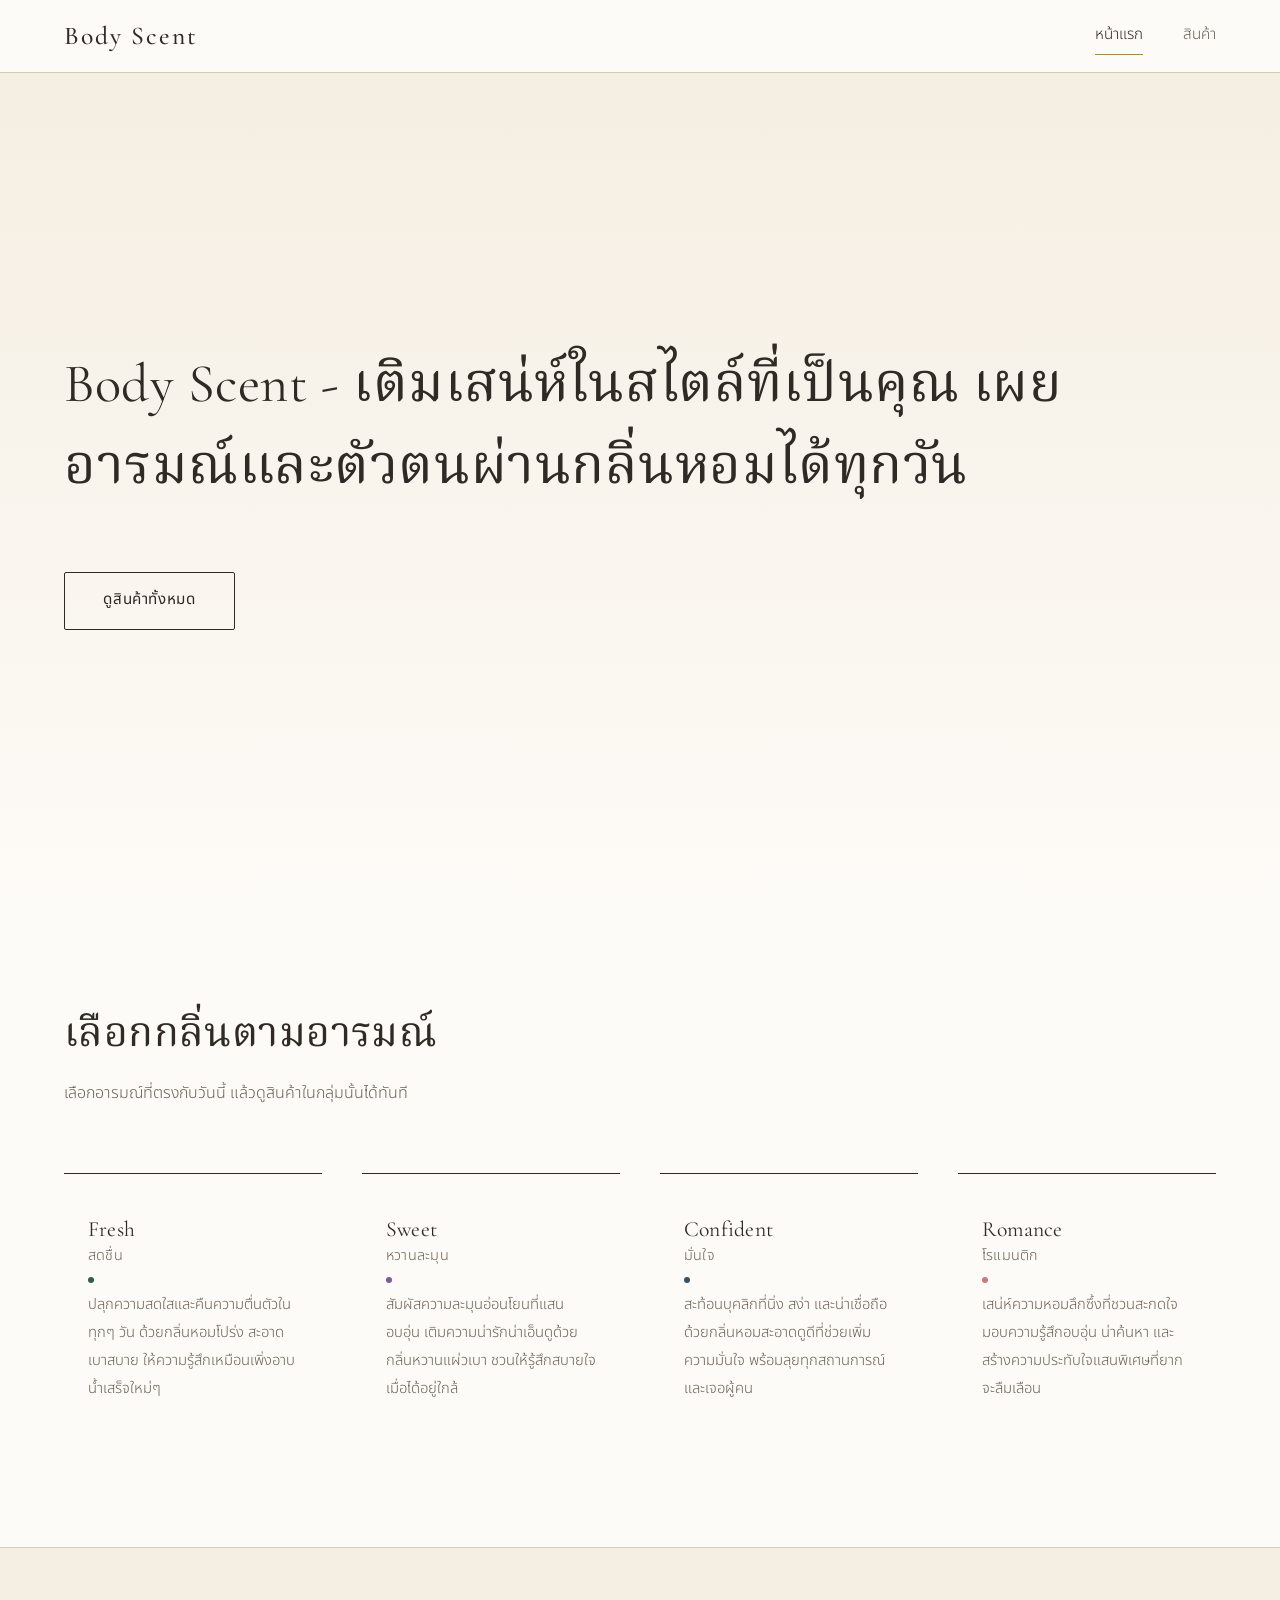
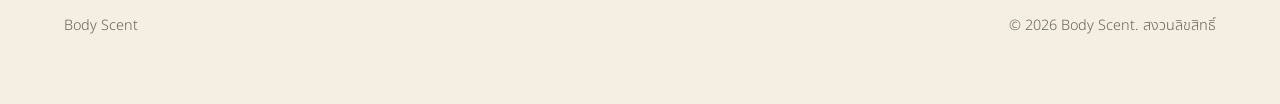
<file: index.html>
<!DOCTYPE html>
<html lang="th">
<head>
  <meta charset="UTF-8">
  <meta name="viewport" content="width=device-width, initial-scale=1">
  <title>Body Scent | น้ำหอมฉีดตัวและโรลออน</title>
  <meta name="description" content="Body Scent - เติมเสน่ห์ในสไตล์ที่เป็นคุณ เผยอารมณ์และตัวตนผ่านกลิ่นหอมได้ทุกวัน">
  <link rel="stylesheet" href="style.css">
  <style>
    /* เฉพาะหน้าแรก */
    .hero.hero--full {
      display: flex;
      align-items: center;
      min-height: calc(100vh - 4.5rem);
      min-height: calc(100svh - 4.5rem);
      padding-block: var(--s-5);
    }
    .hero.hero--full h1 {
      max-width: 20em;
      font-size: clamp(2rem, 4.6vw, 3.4rem);
      line-height: 1.5;
    }
    .hero.hero--full .btn { margin-top: var(--s-5); }

    a.mood-card {
      display: block;
      text-decoration: none;
      color: inherit;
      transition: border-top-color 0.25s;
    }
    a.mood-card:hover { border-top-color: var(--gold); color: inherit; }
    .mood-card h3 small {
      display: block;
      margin-top: 0.1rem;
      font-family: var(--font-sans);
      font-size: 0.9rem;
      font-weight: 300;
      color: var(--ink-soft);
    }

    @media (max-width: 48rem) {
      .hero.hero--full {
        min-height: calc(100vh - 6.5rem);
        min-height: calc(100svh - 6.5rem);
      }
    }
  </style>
</head>
<body>

  <header class="site-header">
    <div class="container">
      <a class="brand" href="index.html">Body Scent</a>
      <nav class="nav" aria-label="เมนูหลัก">
        <a href="index.html" aria-current="page">หน้าแรก</a>
        <a href="product.html">สินค้า</a>
      </nav>
    </div>
  </header>

  <main>
    <section class="hero hero--full">
      <div class="container">
        <h1>Body Scent - เติมเสน่ห์ในสไตล์ที่เป็นคุณ เผยอารมณ์และตัวตนผ่านกลิ่นหอมได้ทุกวัน</h1>
        <a class="btn" href="product.html">ดูสินค้าทั้งหมด</a>
      </div>
    </section>

    <section class="section" id="moods">
      <div class="container">
        <div class="section-head">
          <h2>เลือกกลิ่นตามอารมณ์</h2>
          <p>เลือกอารมณ์ที่ตรงกับวันนี้ แล้วดูสินค้าในกลุ่มนั้นได้ทันที</p>
        </div>

        <div class="mood-grid">
          <a class="mood-card mood-fresh" href="product.html?mood=fresh">
            <h3>Fresh<small>สดชื่น</small></h3>
            <p>ปลุกความสดใสและคืนความตื่นตัวในทุกๆ วัน ด้วยกลิ่นหอมโปร่ง สะอาด เบาสบาย ให้ความรู้สึกเหมือนเพิ่งอาบน้ำเสร็จใหม่ๆ</p>
          </a>

          <a class="mood-card mood-sweet" href="product.html?mood=sweet">
            <h3>Sweet<small>หวานละมุน</small></h3>
            <p>สัมผัสความละมุนอ่อนโยนที่แสนอบอุ่น เติมความน่ารักน่าเอ็นดูด้วยกลิ่นหวานแผ่วเบา ชวนให้รู้สึกสบายใจเมื่อได้อยู่ใกล้</p>
          </a>

          <a class="mood-card mood-confident" href="product.html?mood=confident">
            <h3>Confident<small>มั่นใจ</small></h3>
            <p>สะท้อนบุคลิกที่นิ่ง สง่า และน่าเชื่อถือ ด้วยกลิ่นหอมสะอาดดูดีที่ช่วยเพิ่มความมั่นใจ พร้อมลุยทุกสถานการณ์และเจอผู้คน</p>
          </a>

          <a class="mood-card mood-romance" href="product.html?mood=romance">
            <h3>Romance<small>โรแมนติก</small></h3>
            <p>เสน่ห์ความหอมลึกซึ้งที่ชวนสะกดใจ มอบความรู้สึกอบอุ่น น่าค้นหา และสร้างความประทับใจแสนพิเศษที่ยากจะลืมเลือน</p>
          </a>
        </div>
      </div>
    </section>
  </main>

  <footer class="site-footer">
    <div class="container">
      <span>Body Scent</span>
      <span>&copy; 2026 Body Scent. สงวนลิขสิทธิ์</span>
    </div>
  </footer>

  <script src="script.js"></script>
</body>
</html>
</file>
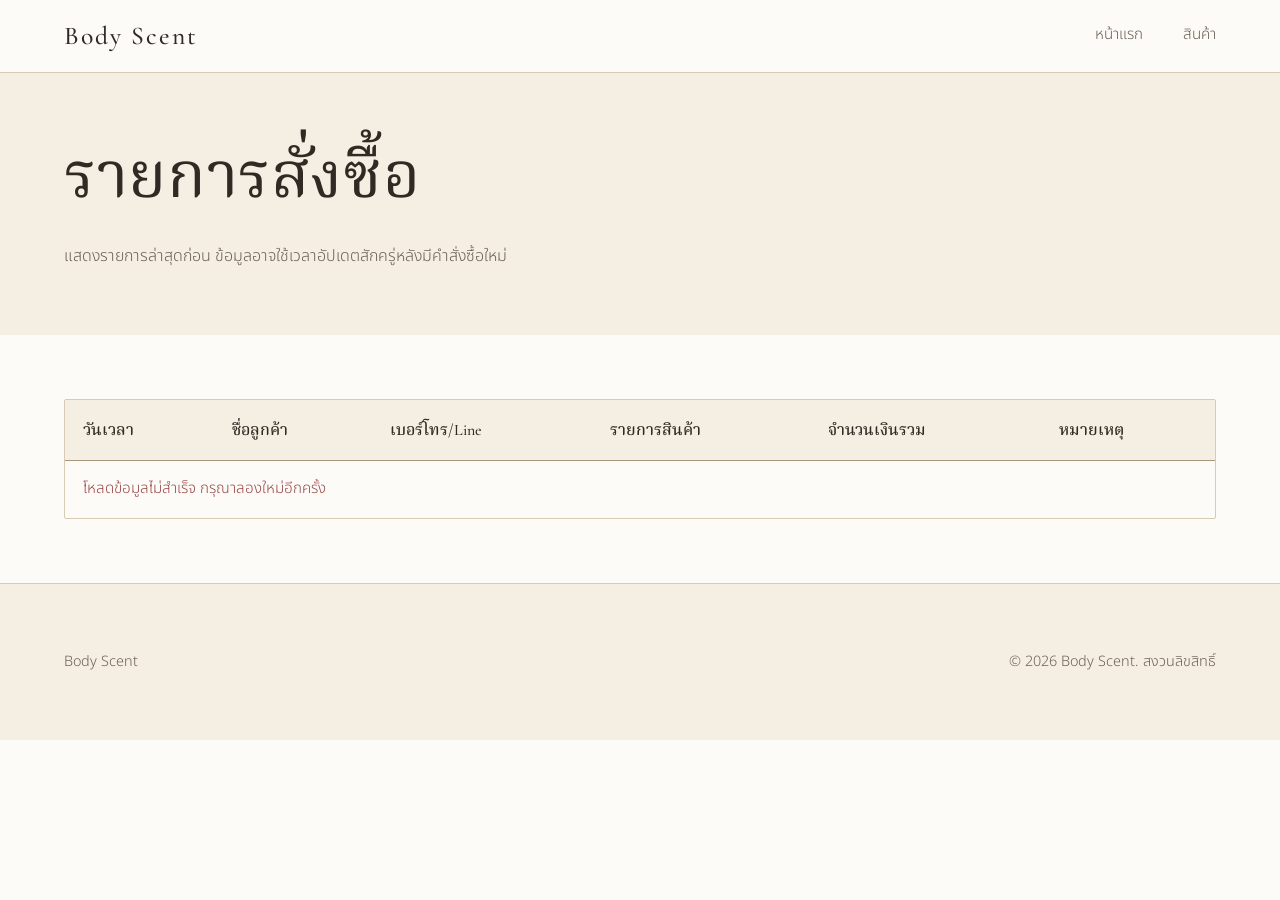
<file: admin.html>
<!DOCTYPE html>
<html lang="th">
<head>
  <meta charset="UTF-8">
  <meta name="viewport" content="width=device-width, initial-scale=1">
  <meta name="robots" content="noindex, nofollow">
  <title>รายการสั่งซื้อ | Body Scent</title>
  <link rel="stylesheet" href="style.css">
  <style>
    /* เฉพาะหน้า admin */
    .table-wrap {
      overflow-x: auto;
      border: 1px solid var(--line);
      border-radius: var(--radius);
    }
    #ordersTable {
      width: 100%;
      min-width: 52rem;
      border-collapse: collapse;
      font-size: 0.925rem;
    }
    #ordersTable th,
    #ordersTable td {
      padding: 0.9rem 1.1rem;
      text-align: left;
      vertical-align: top;
      border-bottom: 1px solid var(--line);
    }
    #ordersTable thead th {
      font-family: var(--font-display);
      font-size: 1rem;
      font-weight: 500;
      white-space: nowrap;
      background: var(--cream);
      border-bottom: 1px solid var(--beige-deep);
    }
    #ordersTable tbody tr:last-child td { border-bottom: 0; }
    #ordersTable tbody tr:hover td { background: var(--cream); }
  </style>
</head>
<body>

  <header class="site-header">
    <div class="container">
      <a class="brand" href="index.html">Body Scent</a>
      <nav class="nav" aria-label="เมนูหลัก">
        <a href="index.html">หน้าแรก</a>
        <a href="product.html">สินค้า</a>
      </nav>
    </div>
  </header>

  <main>
    <section class="section section--tight section--cream">
      <div class="container">
        <h1>รายการสั่งซื้อ</h1>
        <p class="mt-3">แสดงรายการล่าสุดก่อน ข้อมูลอาจใช้เวลาอัปเดตสักครู่หลังมีคำสั่งซื้อใหม่</p>
      </div>
    </section>

    <section class="section section--tight">
      <div class="container">
        <div class="table-wrap">
          <table id="ordersTable">
            <thead>
              <tr>
                <th scope="col">วันเวลา</th>
                <th scope="col">ชื่อลูกค้า</th>
                <th scope="col">เบอร์โทร/Line</th>
                <th scope="col">รายการสินค้า</th>
                <th scope="col">จำนวนเงินรวม</th>
                <th scope="col">หมายเหตุ</th>
              </tr>
            </thead>
            <tbody></tbody>
          </table>
        </div>
      </div>
    </section>
  </main>

  <footer class="site-footer">
    <div class="container">
      <span>Body Scent</span>
      <span>&copy; 2026 Body Scent. สงวนลิขสิทธิ์</span>
    </div>
  </footer>

  <script src="script.js"></script>
</body>
</html>
</file>
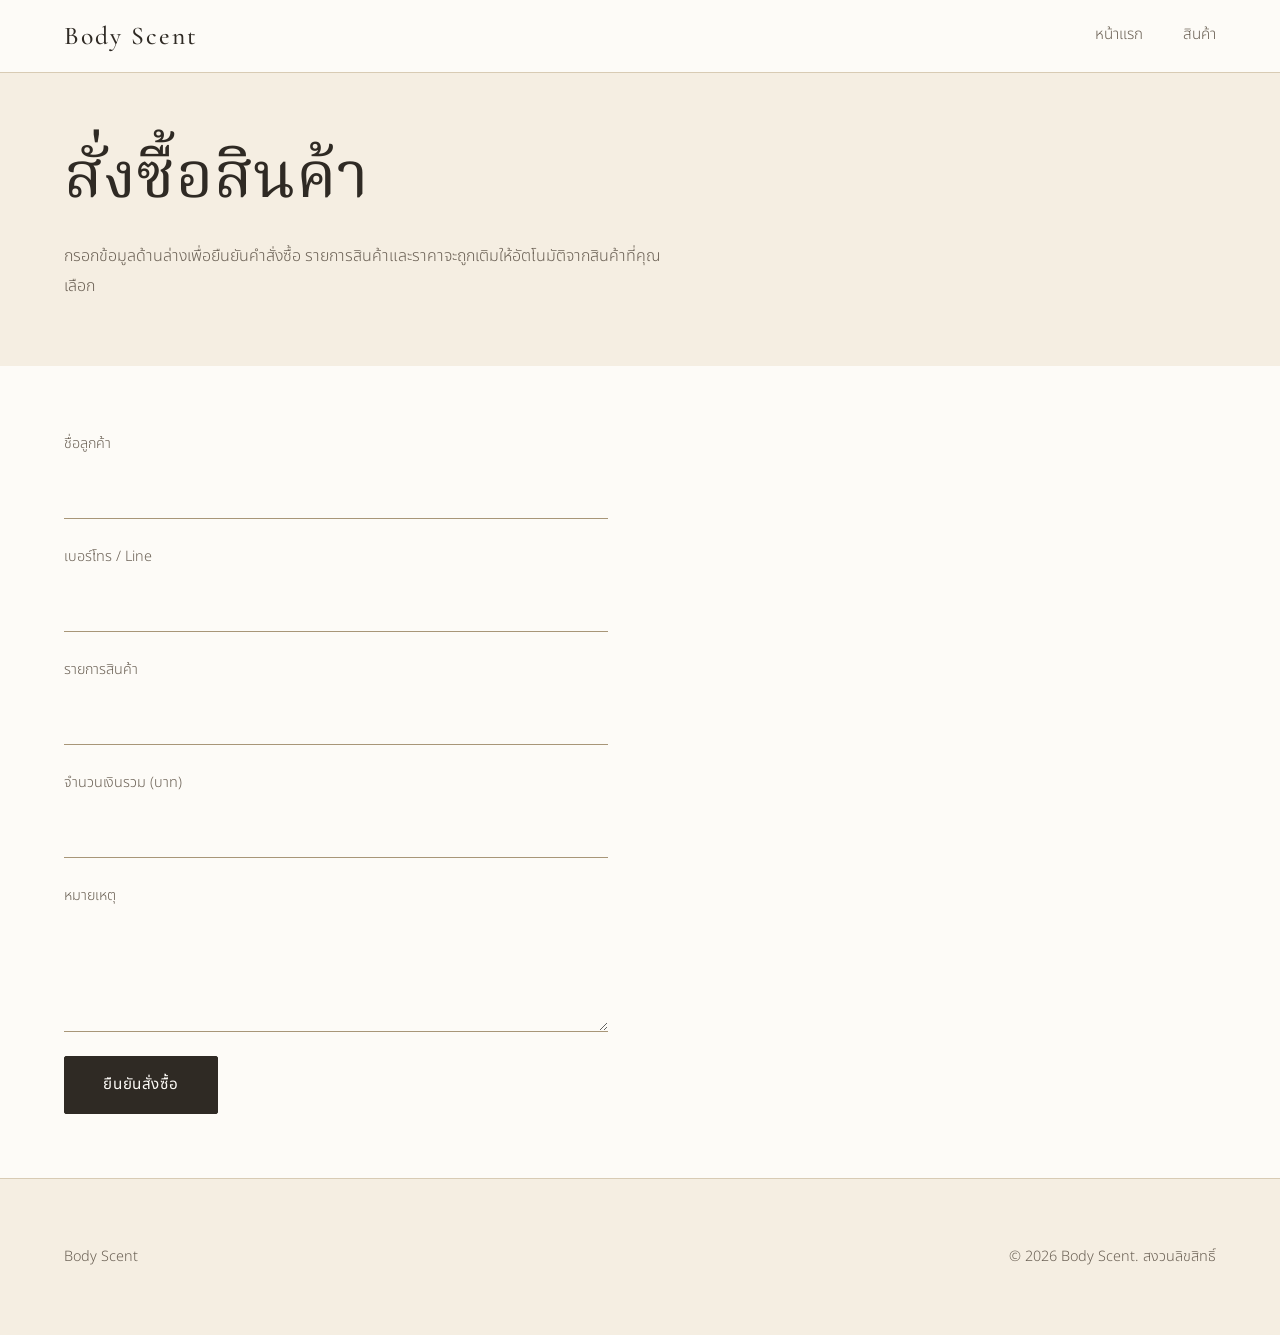
<file: order.html>
<!DOCTYPE html>
<html lang="th">
<head>
  <meta charset="UTF-8">
  <meta name="viewport" content="width=device-width, initial-scale=1">
  <title>สั่งซื้อสินค้า | Body Scent</title>
  <meta name="description" content="กรอกข้อมูลเพื่อสั่งซื้อสินค้า Body Scent">
  <link rel="stylesheet" href="style.css">
</head>
<body>

  <header class="site-header">
    <div class="container">
      <a class="brand" href="index.html">Body Scent</a>
      <nav class="nav" aria-label="เมนูหลัก">
        <a href="index.html">หน้าแรก</a>
        <a href="product.html">สินค้า</a>
      </nav>
    </div>
  </header>

  <main>
    <section class="section section--tight section--cream">
      <div class="container">
        <h1>สั่งซื้อสินค้า</h1>
        <p class="mt-3">กรอกข้อมูลด้านล่างเพื่อยืนยันคำสั่งซื้อ รายการสินค้าและราคาจะถูกเติมให้อัตโนมัติจากสินค้าที่คุณเลือก</p>
      </div>
    </section>

    <section class="section section--tight">
      <div class="container">
        <form id="orderForm" class="form">
          <div class="field">
            <label for="customerName">ชื่อลูกค้า</label>
            <input type="text" id="customerName" name="customerName" autocomplete="name" required>
          </div>

          <div class="field">
            <label for="contact">เบอร์โทร / Line</label>
            <input type="text" id="contact" name="contact" autocomplete="tel" required>
          </div>

          <div class="field">
            <label for="items">รายการสินค้า</label>
            <input type="text" id="items" name="items" required>
          </div>

          <div class="field">
            <label for="total">จำนวนเงินรวม (บาท)</label>
            <input type="text" id="total" name="total" inputmode="decimal" required>
          </div>

          <div class="field">
            <label for="note">หมายเหตุ</label>
            <textarea id="note" name="note" rows="3"></textarea>
          </div>

          <div>
            <button type="submit" class="btn btn--solid">ยืนยันสั่งซื้อ</button>
          </div>
        </form>
      </div>
    </section>
  </main>

  <footer class="site-footer">
    <div class="container">
      <span>Body Scent</span>
      <span>&copy; 2026 Body Scent. สงวนลิขสิทธิ์</span>
    </div>
  </footer>

  <script src="script.js"></script>
</body>
</html>
</file>
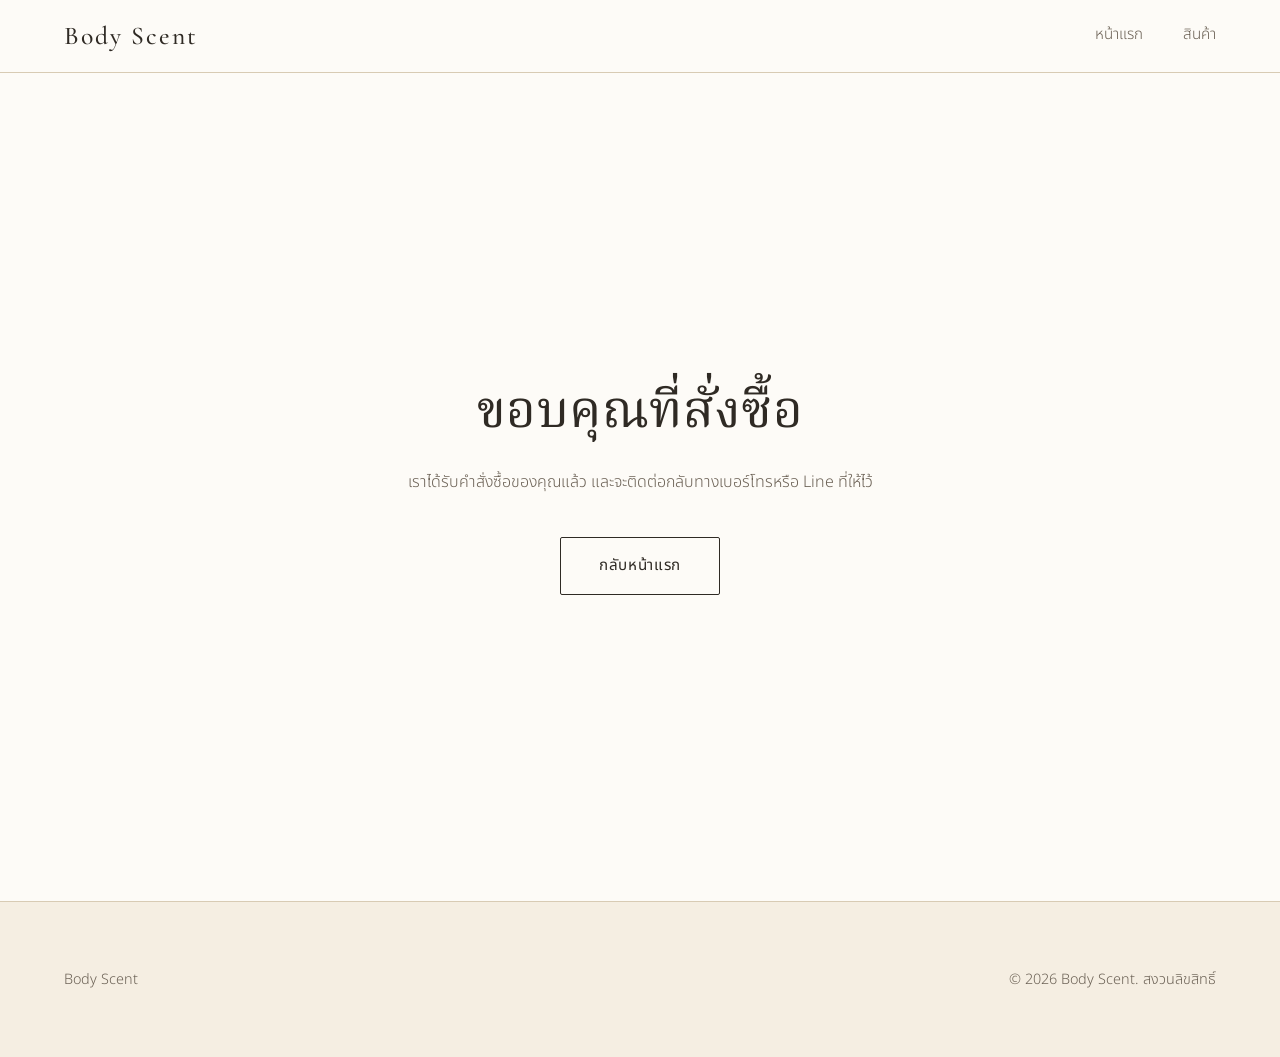
<file: thankyou.html>
<!DOCTYPE html>
<html lang="th">
<head>
  <meta charset="UTF-8">
  <meta name="viewport" content="width=device-width, initial-scale=1">
  <title>ขอบคุณที่สั่งซื้อ | Body Scent</title>
  <link rel="stylesheet" href="style.css">
  <style>
    .thanks {
      display: flex;
      align-items: center;
      min-height: calc(100vh - 4.5rem);
      min-height: calc(100svh - 4.5rem);
      text-align: center;
    }
    .thanks p { margin: var(--s-3) auto 0; }
    .thanks h1 { font-size: clamp(2rem, 4.6vw, 3.2rem); }
    .thanks .btn { margin-top: var(--s-4); }
    @media (max-width: 48rem) {
      .thanks {
        min-height: calc(100vh - 6.5rem);
        min-height: calc(100svh - 6.5rem);
      }
    }
  </style>
</head>
<body>

  <header class="site-header">
    <div class="container">
      <a class="brand" href="index.html">Body Scent</a>
      <nav class="nav" aria-label="เมนูหลัก">
        <a href="index.html">หน้าแรก</a>
        <a href="product.html">สินค้า</a>
      </nav>
    </div>
  </header>

  <main>
    <section class="section thanks">
      <div class="container">
        <h1>ขอบคุณที่สั่งซื้อ</h1>
        <p>เราได้รับคำสั่งซื้อของคุณแล้ว และจะติดต่อกลับทางเบอร์โทรหรือ Line ที่ให้ไว้</p>
        <a class="btn" href="index.html">กลับหน้าแรก</a>
      </div>
    </section>
  </main>

  <footer class="site-footer">
    <div class="container">
      <span>Body Scent</span>
      <span>&copy; 2026 Body Scent. สงวนลิขสิทธิ์</span>
    </div>
  </footer>

</body>
</html>
</file>
<file: style.css>
/* ==========================================================================
   Body Scent — theme
   โทนพรีเมียม มินิมอล: ขาว-ครีม-เบจเข้ม, accent ทอง/บรอนซ์อ่อน
   ========================================================================== */

@import url("https://fonts.googleapis.com/css2?family=Cormorant+Garamond:ital,wght@0,400;0,500;0,600;1,400&family=Noto+Serif+Thai:wght@300;400;500;600&family=Noto+Sans+Thai:wght@300;400;500&display=swap");

/* ---------- Tokens ---------- */
:root {
  /* พื้นหลัง */
  --white: #fdfbf7;
  --cream: #f5eee2;
  --beige: #e3d6c0;
  --beige-deep: #a89678;

  /* ตัวอักษร */
  --ink: #2f2a24;
  --ink-soft: #6b6155;

  /* accent ทอง/บรอนซ์อ่อน */
  --gold: #a8864f;
  --gold-soft: #cdb482;

  /* เส้นขอบ */
  --line: #d8cbb4;
  --line-strong: #2f2a24;

  /* สีประจำ mood (ใช้แค่จุดเล็กๆ) */
  --mood-fresh: #2f5d46;
  --mood-sweet: #7b5a9c;
  --mood-confident: #3c4f63;
  --mood-romance: #c47a7a;
  --mood: var(--gold); /* ค่าเริ่มต้น เปลี่ยนด้วย .mood-* */

  /* ฟอนต์: Latin ใช้ Cormorant, ภาษาไทยใช้ Noto Serif Thai */
  --font-display: "Cormorant Garamond", "Noto Serif Thai", Georgia, serif;
  --font-serif: "Cormorant Garamond", "Noto Serif Thai", Georgia, serif;
  --font-sans: "Noto Sans Thai", "Helvetica Neue", Arial, sans-serif;

  /* spacing scale */
  --s-1: 0.5rem;
  --s-2: 1rem;
  --s-3: 1.5rem;
  --s-4: 2.5rem;
  --s-5: 4rem;
  --s-6: 6.5rem;
  --s-7: 9rem;

  --container: 72rem;
  --radius: 2px;
}

/* ---------- Mood helpers ---------- */
.mood-fresh { --mood: var(--mood-fresh); }
.mood-sweet { --mood: var(--mood-sweet); }
.mood-confident { --mood: var(--mood-confident); }
.mood-romance { --mood: var(--mood-romance); }

/* ---------- Reset ---------- */
*, *::before, *::after { box-sizing: border-box; }
html { -webkit-text-size-adjust: 100%; scroll-behavior: smooth; }
body, h1, h2, h3, h4, p, figure, ul, ol { margin: 0; }
ul, ol { padding: 0; list-style: none; }
img { display: block; max-width: 100%; height: auto; }
button, input, select, textarea { font: inherit; color: inherit; }

/* ---------- Base ---------- */
body {
  background: var(--white);
  color: var(--ink);
  font-family: var(--font-sans);
  font-weight: 300;
  font-size: 1rem;
  line-height: 1.9; /* ภาษาไทยต้องการ line-height สูง */
  -webkit-font-smoothing: antialiased;
}

h1, h2, h3, h4 {
  font-family: var(--font-display);
  font-weight: 400;
  line-height: 1.4;
  letter-spacing: 0.01em;
}
h1 { font-size: clamp(2.4rem, 5vw, 4rem); line-height: 1.25; }
h2 { font-size: clamp(1.8rem, 3.2vw, 2.6rem); }
h3 { font-size: 1.35rem; }

p { max-width: 38rem; color: var(--ink-soft); }

a {
  color: inherit;
  text-decoration-color: var(--gold-soft);
  text-underline-offset: 0.25em;
}
a:hover { color: var(--gold); }

:focus-visible {
  outline: 1px solid var(--gold);
  outline-offset: 4px;
}

::selection { background: var(--beige); color: var(--ink); }

/* ---------- Layout ---------- */
.container {
  width: min(100% - 3rem, var(--container));
  margin-inline: auto;
}

.section { padding-block: var(--s-6); }
.section--cream { background: var(--cream); }
.section--tight { padding-block: var(--s-5); }

.section-head {
  margin-bottom: var(--s-5);
}
.section-head.is-center { text-align: center; }
.section-head.is-center p { margin-inline: auto; }
.section-head p { margin-top: var(--s-2); }

/* เส้นแบ่งบางๆ */
.divider {
  border: 0;
  border-top: 1px solid var(--line);
  margin: 0;
}

/* จุดสี mood ใต้หัวข้อ: <h2 class="mood-mark mood-fresh">...</h2> */
.mood-mark::after {
  content: "";
  display: block;
  width: 6px;
  height: 6px;
  margin-top: var(--s-2);
  border-radius: 50%;
  background: var(--mood);
}
.is-center .mood-mark::after,
.mood-mark.is-center::after { margin-inline: auto; }

/* จุดสี mood ขนาดเล็กแบบ inline: <span class="mood-dot mood-sweet"></span> */
.mood-dot {
  display: inline-block;
  width: 7px;
  height: 7px;
  border-radius: 50%;
  background: var(--mood);
  vertical-align: middle;
}

/* ---------- Header / Nav ---------- */
.site-header {
  position: sticky;
  top: 0;
  z-index: 20;
  background: rgba(253, 251, 247, 0.92);
  backdrop-filter: blur(6px);
  border-bottom: 1px solid var(--line);
}
.site-header .container {
  display: flex;
  align-items: center;
  justify-content: space-between;
  gap: var(--s-3);
  min-height: 4.5rem;
}
.brand {
  font-family: var(--font-display);
  font-size: 1.6rem;
  font-weight: 500;
  letter-spacing: 0.08em;
  text-decoration: none;
}
.nav {
  display: flex;
  flex-wrap: wrap;
  gap: var(--s-4);
  font-size: 0.95rem;
}
.nav a {
  text-decoration: none;
  color: var(--ink-soft);
  padding-block: 0.25rem;
  border-bottom: 1px solid transparent;
  transition: color 0.2s, border-color 0.2s;
}
.nav a:hover,
.nav a[aria-current="page"] {
  color: var(--ink);
  border-bottom-color: var(--gold);
}

/* ---------- Hero ---------- */
.hero {
  padding-block: var(--s-7) var(--s-6);
  background: linear-gradient(180deg, var(--cream) 0%, var(--white) 100%);
}
.hero h1 { max-width: 14ch; }
.hero p { margin-top: var(--s-3); font-size: 1.1rem; }
.hero .btn { margin-top: var(--s-4); }

/* ---------- Buttons ---------- */
.btn {
  display: inline-block;
  padding: 0.85rem 2.4rem;
  font-family: var(--font-sans);
  font-size: 0.95rem;
  font-weight: 400;
  letter-spacing: 0.04em;
  text-align: center;
  text-decoration: none;
  color: var(--ink);
  background: transparent;
  border: 1px solid var(--line-strong);
  border-radius: var(--radius);
  cursor: pointer;
  transition: background 0.25s, color 0.25s, border-color 0.25s;
}
.btn:hover {
  background: var(--ink);
  color: var(--white);
}
.btn--gold { border-color: var(--gold); color: var(--gold); }
.btn--gold:hover { background: var(--gold); border-color: var(--gold); color: var(--white); }
.btn--solid { background: var(--ink); color: var(--white); }
.btn--solid:hover { background: var(--gold); border-color: var(--gold); }
.btn--small { padding: 0.55rem 1.4rem; font-size: 0.875rem; }
.btn[disabled] { opacity: 0.45; cursor: not-allowed; }

/* ---------- Filter (เลือก mood / ประเภท) ---------- */
.filters {
  display: flex;
  flex-wrap: wrap;
  gap: var(--s-2) var(--s-3);
  margin-bottom: var(--s-5);
}
.filter {
  display: inline-flex;
  align-items: center;
  gap: 0.6rem;
  padding: 0.5rem 1.4rem;
  font-size: 0.9rem;
  color: var(--ink-soft);
  background: transparent;
  border: 1px solid var(--line);
  border-radius: 999px;
  cursor: pointer;
  transition: border-color 0.2s, color 0.2s;
}
.filter:hover { border-color: var(--ink); color: var(--ink); }
.filter.is-active { border-color: var(--ink); color: var(--ink); }

/* ---------- Product grid & card ---------- */
.product-grid {
  display: grid;
  grid-template-columns: repeat(auto-fill, minmax(16rem, 1fr));
  gap: var(--s-4);
}

.product-card {
  display: flex;
  flex-direction: column;
  background: var(--white);
  border: 1px solid var(--line);
  border-radius: var(--radius);
  transition: border-color 0.25s;
}
.product-card:hover { border-color: var(--beige-deep); }

.product-card__image {
  aspect-ratio: 4 / 5;
  background: var(--cream);
  overflow: hidden;
}
.product-card__image img {
  width: 100%;
  height: 100%;
  object-fit: cover;
}

.product-card__body {
  display: flex;
  flex-direction: column;
  flex: 1;
  gap: var(--s-1);
  padding: var(--s-3);
}
.product-card__name {
  font-size: 1.15rem;
  line-height: 1.5;
}
.product-card__meta {
  display: flex;
  align-items: center;
  gap: 0.6rem;
  font-size: 0.875rem;
  color: var(--ink-soft);
}
.product-card__desc {
  font-size: 0.9rem;
  line-height: 1.8;
}
.product-card__foot {
  display: flex;
  align-items: center;
  justify-content: space-between;
  gap: var(--s-2);
  margin-top: auto;
  padding-top: var(--s-2);
  border-top: 1px solid var(--line);
}
.price {
  font-family: var(--font-display);
  font-size: 1.4rem;
  font-weight: 500;
  color: var(--gold);
}

/* ---------- Mood cards (เลือกกลิ่นตามอารมณ์) ---------- */
.mood-grid {
  display: grid;
  grid-template-columns: repeat(auto-fit, minmax(13rem, 1fr));
  gap: var(--s-4);
}
.mood-card {
  padding: var(--s-4) var(--s-3);
  background: transparent;
  border-top: 1px solid var(--line-strong);
}
.mood-card h3 { margin-bottom: var(--s-1); }
.mood-card h3::after {
  content: "";
  display: block;
  width: 6px;
  height: 6px;
  margin-top: 0.7rem;
  border-radius: 50%;
  background: var(--mood);
}
.mood-card p { font-size: 0.925rem; }

/* ---------- Forms (ฟอร์มสั่งซื้อ) ---------- */
.form { display: grid; gap: var(--s-3); max-width: 34rem; }
.field { display: grid; gap: 0.4rem; }
.field label { font-size: 0.9rem; color: var(--ink-soft); }
.field input,
.field select,
.field textarea {
  width: 100%;
  padding: 0.75rem 0;
  background: transparent;
  border: 0;
  border-bottom: 1px solid var(--beige-deep);
  border-radius: 0;
  font-weight: 300;
  transition: border-color 0.2s;
}
.field textarea { min-height: 6rem; resize: vertical; }
.field input:focus,
.field select:focus,
.field textarea:focus {
  outline: none;
  border-bottom-color: var(--gold);
}
.form-note { font-size: 0.875rem; color: var(--ink-soft); }
.form-status { font-size: 0.95rem; }
.form-status.is-error { color: #9a4a4a; }
.form-status.is-success { color: var(--mood-fresh); }

/* ---------- Order summary ---------- */
.order-list { border-top: 1px solid var(--line); }
.order-item {
  display: flex;
  justify-content: space-between;
  gap: var(--s-2);
  padding-block: var(--s-2);
  border-bottom: 1px solid var(--line);
}
.order-total {
  display: flex;
  justify-content: space-between;
  padding-block: var(--s-3);
  font-family: var(--font-display);
  font-size: 1.4rem;
}

/* ---------- Footer ---------- */
.site-footer {
  padding-block: var(--s-5);
  background: var(--cream);
  border-top: 1px solid var(--line);
  font-size: 0.9rem;
  color: var(--ink-soft);
}
.site-footer .container {
  display: flex;
  flex-wrap: wrap;
  justify-content: space-between;
  gap: var(--s-3);
}

/* ---------- Utilities ---------- */
.text-center { text-align: center; }
.text-gold { color: var(--gold); }
.mt-3 { margin-top: var(--s-3); }
.mt-4 { margin-top: var(--s-4); }
.visually-hidden {
  position: absolute;
  width: 1px;
  height: 1px;
  overflow: hidden;
  clip: rect(0 0 0 0);
  white-space: nowrap;
}

/* ---------- Responsive ---------- */
@media (max-width: 48rem) {
  :root {
    --s-5: 3rem;
    --s-6: 4.5rem;
    --s-7: 6rem;
  }
  .container { width: min(100% - 2.5rem, var(--container)); }

  .site-header .container {
    flex-direction: column;
    justify-content: center;
    gap: 0.4rem;
    padding-block: 0.8rem;
  }
  .nav { justify-content: center; gap: var(--s-3); font-size: 0.9rem; }

  .hero h1 { max-width: none; }
  .product-grid { grid-template-columns: repeat(auto-fill, minmax(13rem, 1fr)); gap: var(--s-3); }
  .site-footer .container { flex-direction: column; }
}

@media (max-width: 30rem) {
  .product-grid { grid-template-columns: 1fr; }
  .btn { width: 100%; }
  .product-card__foot .btn { width: auto; }
}

/* ---------- Reduced motion ---------- */
@media (prefers-reduced-motion: reduce) {
  html { scroll-behavior: auto; }
  *, *::before, *::after { transition: none !important; animation: none !important; }
}
</file>
